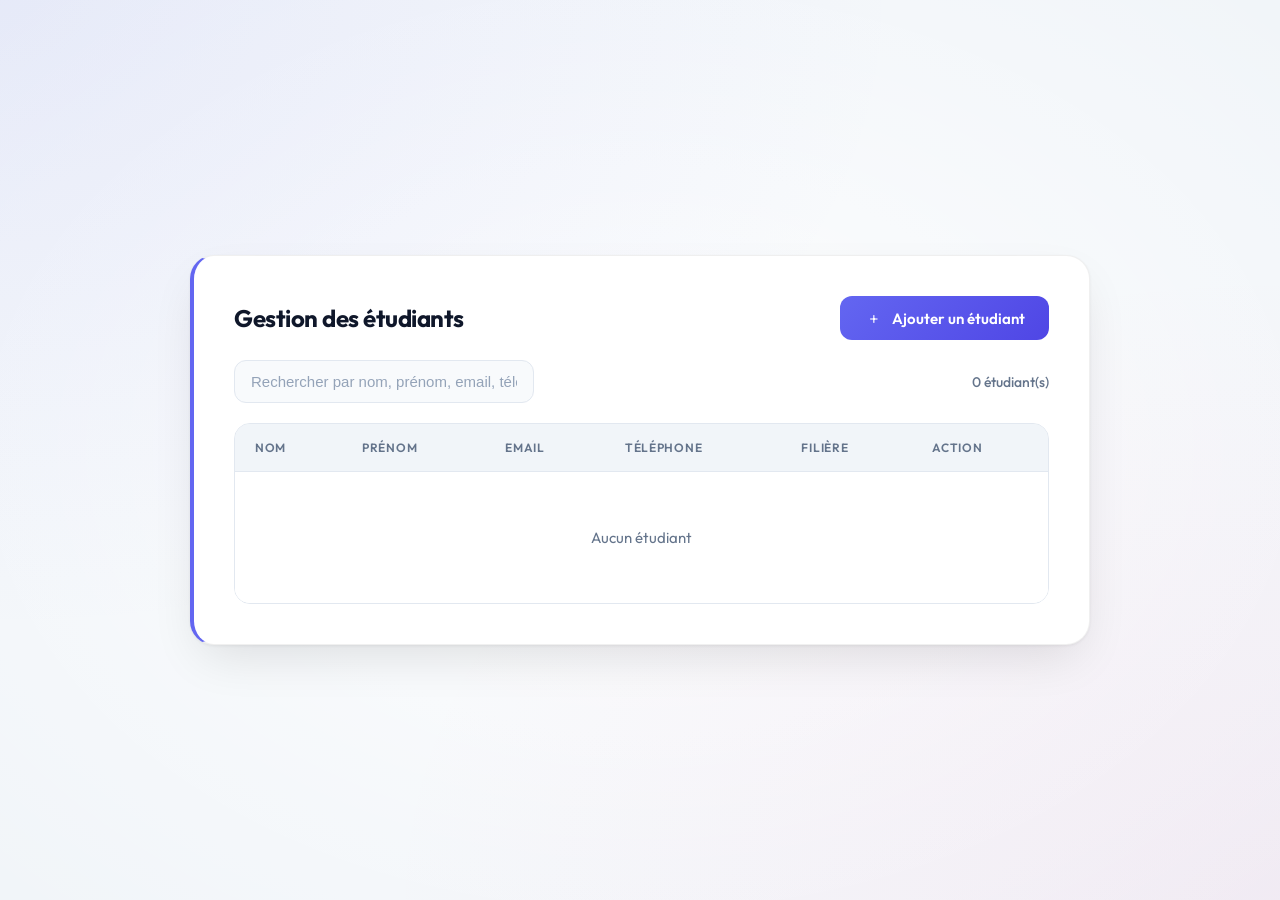
<file: index.html>
<!DOCTYPE html>
<html lang="fr">
<head>
    <meta charset="UTF-8">
    <meta name="viewport" content="width=device-width, initial-scale=1.0">
    <title>Gestion des étudiants</title>
    <link rel="stylesheet" href="style.css">
</head>
<body>
    <section>
        <div class="card">
            <div class="card-header">
                <div class="title-block">
                    <h1>Gestion des étudiants</h1>
                </div>
                <a href="form.html">
                    <button type="button">
                        <span class="icon">+</span>
                        Ajouter un étudiant
                    </button>
                </a>
            </div>

            <div class="search-bar-wrapper">
                <input type="text" id="search" class="search-input" placeholder="Rechercher par nom, prénom, email, téléphone ou filière...">
                <span id="nombre" class="contact-count"></span>
            </div>

            <div class="table-wrapper">
                <table>
                    <thead>
                        <tr>
                            <th>Nom</th>
                            <th>Prénom</th>
                            <th>Email</th>
                            <th>Téléphone</th>
                            <th>Filière</th>
                            <th>Action</th>
                        </tr>
                    </thead>
                    <tbody id="liste-etudiants">
                    </tbody>
                </table>
            </div>
        </div>
    </section>

    <script>
        var zoneTableau = document.getElementById('liste-etudiants');
        var champRecherche = document.getElementById('search');
        var zoneNombre = document.getElementById('nombre');

        var etudiants = [];

        function afficher(liste) {
            zoneTableau.innerHTML = '';
            if (liste.length === 0) {
                zoneTableau.innerHTML = '<tr><td colspan="6" class="empty-state">Aucun étudiant</td></tr>';
                zoneNombre.textContent = '0 étudiant(s)';
                return;
            }
            var i;
            for (i = 0; i < liste.length; i++) {
                var e = liste[i];
                var ligne = '<tr>';
                ligne += '<td>' + (e.nom || '') + '</td>';
                ligne += '<td>' + (e.prenom || '') + '</td>';
                ligne += '<td>' + (e.email || '') + '</td>';
                ligne += '<td>' + (e.telephone || '') + '</td>';
                ligne += '<td>' + (e.filiere || '') + '</td>';
                ligne += '<td class="td-action"><a href="modifier_etudiant.php?id=' + e.id + '" class="btn-edit">Modifier</a> ';
                ligne += '<a href="supprimer_etudiant.php?id=' + e.id + '" class="btn-del" onclick="return confirm(\'Supprimer cet étudiant ?\');">Supprimer</a></td>';
                ligne += '</tr>';
                zoneTableau.innerHTML += ligne;
            }
            zoneNombre.textContent = liste.length + ' étudiant(s)';
        }

        function filtrer() {
            var texte = (champRecherche.value || '').toLowerCase();
            var resultat = [];
            var i, chaine;
            for (i = 0; i < etudiants.length; i++) {
                chaine = (etudiants[i].nom + ' ' + etudiants[i].prenom + ' ' + etudiants[i].email + ' ' + etudiants[i].telephone + ' ' + etudiants[i].filiere).toLowerCase();
                if (chaine.indexOf(texte) !== -1) {
                    resultat.push(etudiants[i]);
                }
            }
            afficher(resultat);
        }

        function charger() {
            var xhr = new XMLHttpRequest();
            xhr.open('GET', 'liste_etudiants.php', true);
            xhr.onreadystatechange = function() {
                if (xhr.readyState === 4) {
                    try {
                        etudiants = JSON.parse(xhr.responseText || '[]');
                    } catch (e) {
                        etudiants = [];
                    }
                    afficher(etudiants);
                }
            };
            xhr.send();
        }

        champRecherche.addEventListener('input', filtrer);
        charger();
    </script>
</body>
</html>
</file>
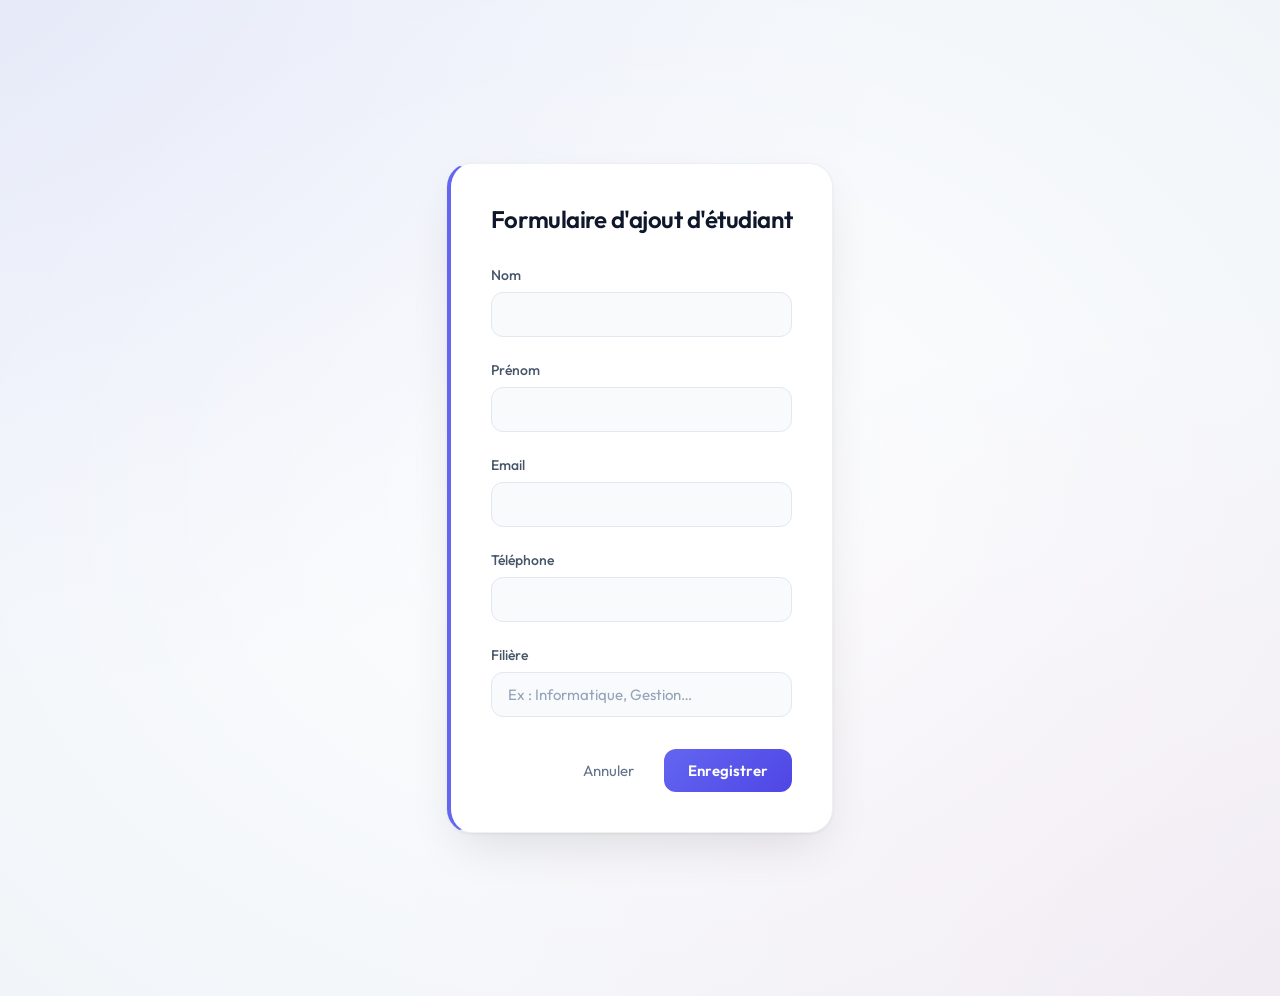
<file: form.html>
<!DOCTYPE html>
<html lang="fr">
<head>
    <meta charset="UTF-8">
    <meta name="viewport" content="width=device-width, initial-scale=1.0">
    <title>Ajouter un étudiant</title>
    <link rel="stylesheet" href="style.css">
</head>
<body>
    <main class="page">
        <section class="card">
            <h1 class="card_title">Formulaire d'ajout d'étudiant</h1>
            <form class="form" id="etudiant-form" action="ajouter_etudiant.php" method="POST">
                <div class="form_group">
                    <label class="form_label" for="nom">Nom</label>
                    <input class="form_input" type="text" id="nom" name="nom" autocomplete="family-name" required>
                </div>
                <div class="form_group">
                    <label class="form_label" for="prenom">Prénom</label>
                    <input class="form_input" type="text" id="prenom" name="prenom" autocomplete="given-name" required>
                </div>
                <div class="form_group">
                    <label class="form_label" for="email">Email</label>
                    <input class="form_input" type="email" id="email" name="email" autocomplete="email" required>
                </div>
                <div class="form_group">
                    <label class="form_label" for="telephone">Téléphone</label>
                    <input class="form_input" type="tel" id="telephone" name="telephone" autocomplete="tel" required>
                </div>
                <div class="form_group">
                    <label class="form_label" for="filiere">Filière</label>
                    <input class="form_input" type="text" id="filiere" name="filiere" placeholder="Ex : Informatique, Gestion…" required>
                </div>
                <div class="form_actions">
                    <a href="index.html" class="btn-cancel">Annuler</a>
                    <button class="button" type="submit">Enregistrer</button>
                </div>
            </form>
        </section>
    </main>
</body>
</html>
</file>
<file: style.css>
@import url('https://fonts.googleapis.com/css2?family=Outfit:wght@400;500;600;700&display=swap');

* { box-sizing: border-box; margin: 0; padding: 0; }

body {
  font-family: 'Outfit', system-ui, sans-serif;
  -webkit-font-smoothing: antialiased;
  min-height: 100vh;
  padding: 48px 24px;
  display: flex;
  align-items: center;
  justify-content: center;
  color: #1e293b;
  background-color: #f1f5f9;
  background-image:
    radial-gradient(at 0% 0%, rgba(99, 102, 241, 0.08) 0%, transparent 50%),
    radial-gradient(at 100% 100%, rgba(236, 72, 153, 0.06) 0%, transparent 50%),
    radial-gradient(at 50% 50%, rgba(255, 255, 255, 0.9) 0%, transparent 100%);
}

main.page {
  min-height: 100vh;
  display: flex;
  align-items: center;
  justify-content: center;
}

section { width: 100%; max-width: 900px; }

.card {
  background: #ffffff;
  border-radius: 24px;
  padding: 40px;
  box-shadow:
    0 1px 3px rgba(0, 0, 0, 0.06),
    0 20px 50px -12px rgba(0, 0, 0, 0.12);
  border: 1px solid rgba(0, 0, 0, 0.06);
  border-left: 4px solid #6366f1;
}

.card_title {
  margin: 0 0 32px;
  font-size: 1.5rem;
  font-weight: 600;
  letter-spacing: -0.02em;
  color: #0f172a;
}

.card-header {
  display: flex;
  align-items: center;
  justify-content: space-between;
  gap: 20px;
  margin-bottom: 20px;
  flex-wrap: wrap;
}

.search-bar-wrapper {
  display: flex;
  justify-content: space-between;
  align-items: center;
  gap: 16px;
  margin: 0 0 20px;
}

.search-input {
  flex: 1;
  max-width: 300px;
  border-radius: 12px;
  padding: 12px 16px;
  border: 1px solid #e2e8f0;
  background: #f8fafc;
  color: #1e293b;
  font-size: 0.9375rem;
  transition: border-color 0.2s, box-shadow 0.2s;
}

.search-input::placeholder { color: #94a3b8; }

.search-input:focus {
  outline: none;
  border-color: #6366f1;
  box-shadow: 0 0 0 3px rgba(99, 102, 241, 0.2);
  background: #fff;
}

.title-block { display: flex; flex-direction: column; gap: 4px; }

h1 {
  font-size: 1.5rem;
  font-weight: 700;
  letter-spacing: -0.02em;
  color: #0f172a;
}

.subtitle { font-size: 0.875rem; color: #64748b; }

.form { display: flex; flex-direction: column; gap: 24px; }
.form_group { display: flex; flex-direction: column; gap: 8px; }
.form_label {
  font-size: 0.875rem;
  font-weight: 500;
  color: #475569;
}
.form_input {
  border-radius: 12px;
  padding: 12px 16px;
  font-size: 0.9375rem;
  font-family: inherit;
  background: #f8fafc;
  color: #1e293b;
  border: 1px solid #e2e8f0;
  transition: border-color 0.2s, box-shadow 0.2s;
}
.form_input::placeholder { color: #94a3b8; }
.form_input:focus {
  outline: none;
  border-color: #6366f1;
  box-shadow: 0 0 0 3px rgba(99, 102, 241, 0.2);
  background: #fff;
}
.form_actions {
  margin-top: 8px;
  display: flex;
  justify-content: flex-end;
  align-items: center;
  gap: 12px;
}
.btn-cancel {
  font-size: 0.9375rem;
  color: #64748b;
  text-decoration: none;
  padding: 10px 18px;
  border-radius: 12px;
  transition: color 0.15s, background 0.15s;
}
.btn-cancel:hover {
  color: #0f172a;
  background: #f1f5f9;
}

a[href="form.php"] { text-decoration: none; }

.button,
button {
  border: none;
  border-radius: 12px;
  padding: 12px 24px;
  font-size: 0.9375rem;
  font-weight: 600;
  font-family: inherit;
  display: inline-flex;
  align-items: center;
  gap: 8px;
  background: linear-gradient(135deg, #6366f1 0%, #4f46e5 100%);
  color: #fff;
  transition: transform 0.15s, box-shadow 0.2s;
}
.button span.icon,
button span.icon {
  display: inline-flex;
  align-items: center;
  justify-content: center;
  width: 20px;
  height: 20px;
  font-size: 1.125rem;
  font-weight: 300;
}
.button:hover,
button:hover {
  transform: translateY(-2px);
  box-shadow: 0 8px 20px -4px rgba(99, 102, 241, 0.4);
}
.button:active,
button:active { transform: translateY(0); }

.td-action {
  text-align: right;
  display: flex;
  justify-content: flex-end;
  gap: 8px;
  flex-wrap: wrap;
}
.btn-edit {
  display: inline-block;
  padding: 8px 14px;
  font-size: 0.8125rem;
  font-weight: 500;
  color: #4f46e5;
  background: #eef2ff;
  border-radius: 10px;
  text-decoration: none;
  transition: background 0.15s, color 0.15s;
}
.btn-edit:hover {
  background: #c7d2fe;
  color: #3730a3;
}
.btn-del {
  display: inline-block;
  padding: 8px 14px;
  font-size: 0.8125rem;
  font-weight: 500;
  color: #b91c1c;
  background: #fef2f2;
  border-radius: 10px;
  text-decoration: none;
  transition: background 0.15s, color 0.15s;
}
.btn-del:hover {
  background: #fecaca;
  color: #991b1b;
}
.contact-count {
  font-size: 0.875rem;
  color: #64748b;
  font-weight: 500;
}
.no-results-row .empty-state { color: #64748b; }

.table-wrapper {
  border-radius: 16px;
  overflow: hidden;
  background: #f8fafc;
  border: 1px solid #e2e8f0;
}
table {
  width: 100%;
  border-collapse: collapse;
  font-size: 0.9375rem;
}
thead { background: #f1f5f9; }
th, td { padding: 16px 20px; text-align: left; }
th {
  font-size: 0.75rem;
  font-weight: 600;
  text-transform: uppercase;
  letter-spacing: 0.06em;
  color: #64748b;
}
tbody tr {
  border-top: 1px solid #e2e8f0;
  transition: background 0.15s;
  background: #fff;
}
tbody tr:nth-child(even) { background: #fafafa; }
tbody tr:hover { background: #f1f5f9; }
td { color: #334155; }
.empty-state {
  text-align: center;
  padding: 56px 24px;
  font-size: 0.9375rem;
  color: #64748b;
  background: #fff;
}

.badge {
  display: inline-flex;
  align-items: center;
  gap: 6px;
  padding: 4px 10px;
  font-size: 0.75rem;
  font-weight: 500;
  background: #eef2ff;
  color: #4f46e5;
  border-radius: 8px;
}
.badge-dot {
  width: 6px;
  height: 6px;
  border-radius: 50%;
  background: #6366f1;
}

@media (max-width: 640px) {
  body, main.page { padding: 24px 16px; }
  .card { padding: 24px; border-radius: 20px; }
  .card-header { flex-direction: column; align-items: stretch; }
  .card-header a { display: block; }
  .card-header button { width: 100%; justify-content: center; }
  .search-bar-wrapper { flex-wrap: wrap; }
  .search-input { max-width: none; }
  th, td { padding: 12px 16px; font-size: 0.875rem; }
  .td-action { justify-content: flex-start; text-align: left; }
}
</file>
